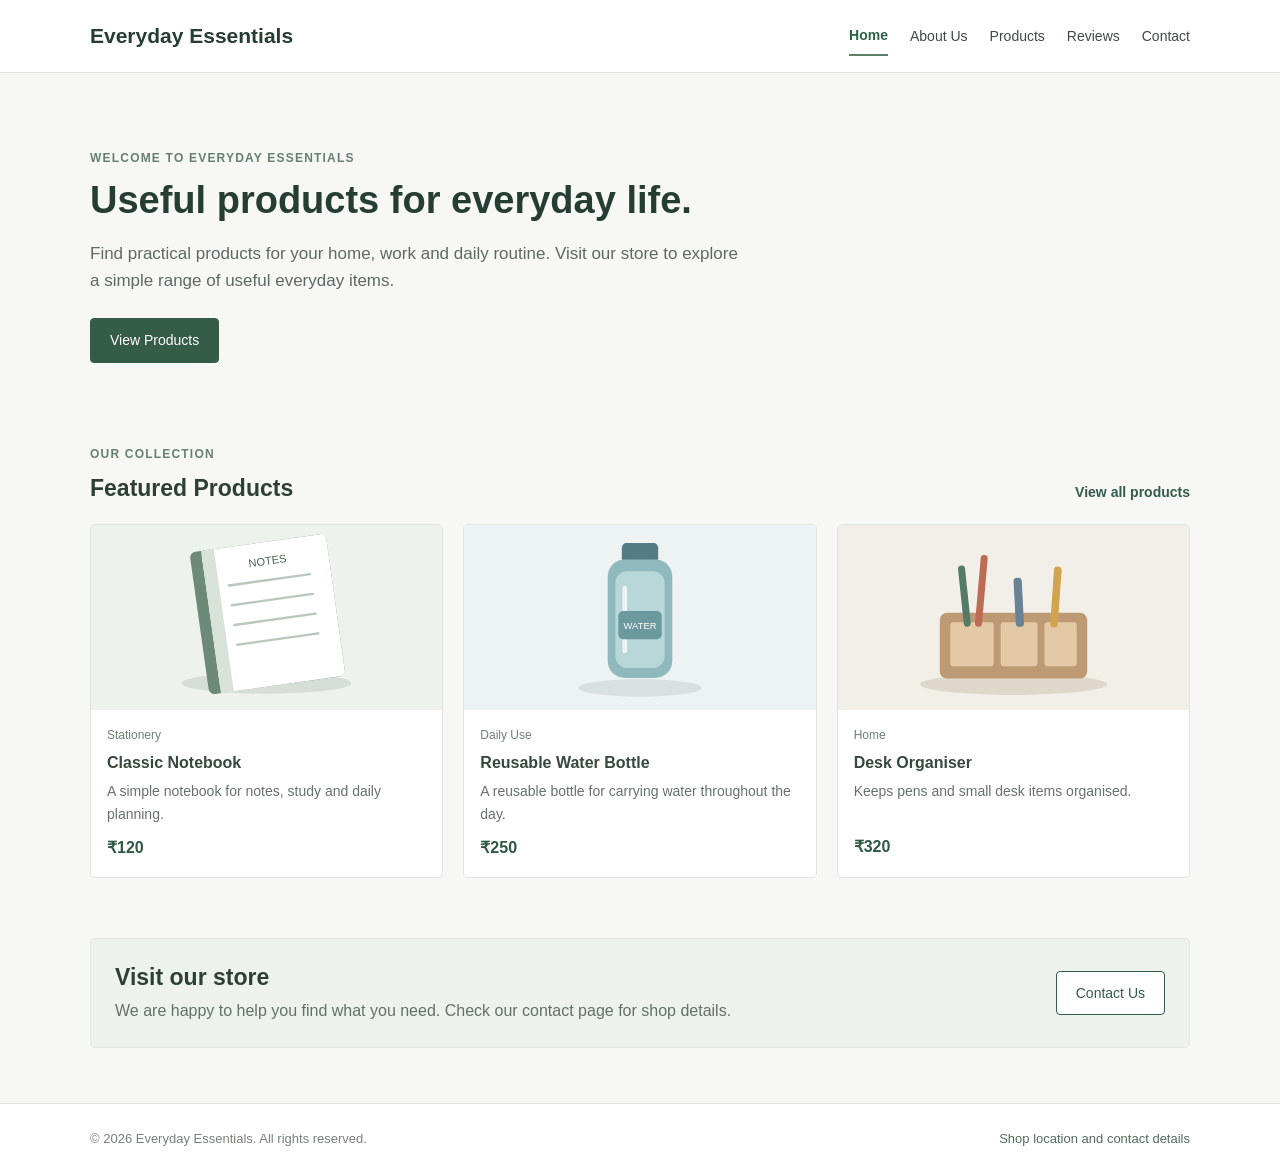
<file: index.html>
<!DOCTYPE html>
<html lang="en">
<head>
    <meta charset="UTF-8">
    <meta name="viewport" content="width=device-width, initial-scale=1.0">
    <title>Home | Everyday Essentials</title>
    <link rel="stylesheet" href="css/style.css">
    <script src="js/script.js" defer></script>
</head>
<body data-page="home">
    <header class="site-header">
        <div class="header-inner">
            <a class="site-name" href="index.html">Everyday Essentials</a>
            <nav class="main-nav" aria-label="Main navigation">
                <a class="active" href="index.html">Home</a>
                <a href="about.html">About Us</a>
                <a href="products.html">Products</a>
                <a href="reviews.html">Reviews</a>
                <a href="contact.html">Contact</a>
            </nav>
        </div>
    </header>

    <main class="container">
        <section class="welcome-section">
            <p class="small-heading">WELCOME TO EVERYDAY ESSENTIALS</p>
            <h1>Useful products for everyday life.</h1>
            <p class="welcome-text">
                Find practical products for your home, work and daily routine.
                Visit our store to explore a simple range of useful everyday items.
            </p>
            <a class="button" href="products.html">View Products</a>
        </section>

        <section class="section-block">
            <div class="section-heading">
                <div>
                    <p class="small-heading">OUR COLLECTION</p>
                    <h2>Featured Products</h2>
                </div>
                <a class="text-link" href="products.html">View all products</a>
            </div>
            <div id="featuredProducts" class="product-grid">
                <p class="muted">Loading products...</p>
            </div>
        </section>

        <section class="simple-info">
            <div>
                <h2>Visit our store</h2>
                <p>We are happy to help you find what you need. Check our contact page for shop details.</p>
            </div>
            <a class="button button-secondary" href="contact.html">Contact Us</a>
        </section>
    </main>

    <footer class="site-footer">
        <div class="footer-inner">
            <p>&copy; 2026 Everyday Essentials. All rights reserved.</p>
            <p><a href="contact.html">Shop location and contact details</a></p>
        </div>
    </footer>
</body>
</html>
</file>
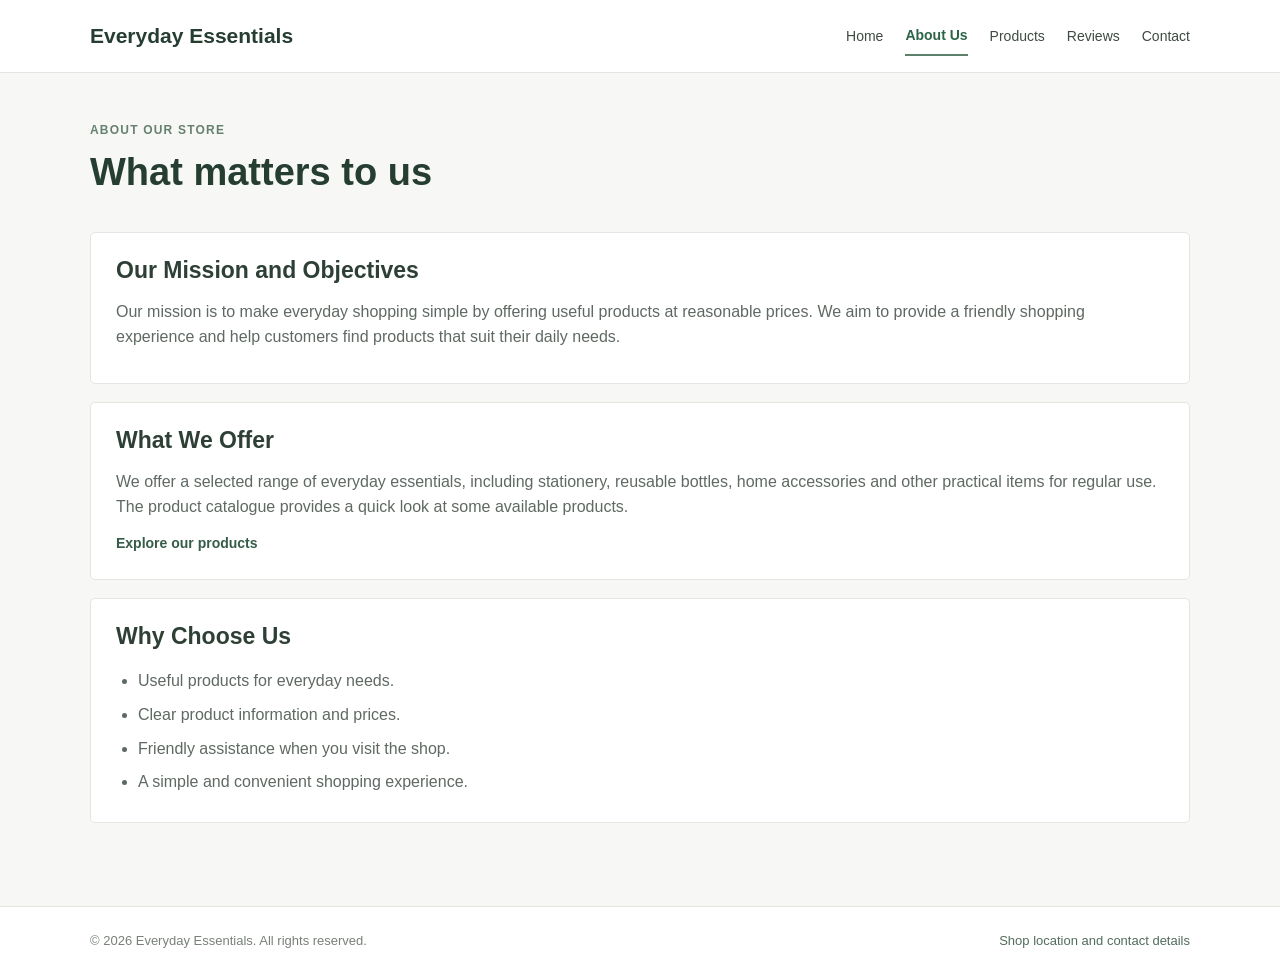
<file: about.html>
<!DOCTYPE html>
<html lang="en">
<head>
    <meta charset="UTF-8">
    <meta name="viewport" content="width=device-width, initial-scale=1.0">
    <title>About Us | Everyday Essentials</title>
    <link rel="stylesheet" href="css/style.css">
    <script src="js/script.js" defer></script>
</head>
<body data-page="about">
    <header class="site-header">
        <div class="header-inner">
            <a class="site-name" href="index.html">Everyday Essentials</a>
            <nav class="main-nav" aria-label="Main navigation">
                <a href="index.html">Home</a>
                <a class="active" href="about.html">About Us</a>
                <a href="products.html">Products</a>
                <a href="reviews.html">Reviews</a>
                <a href="contact.html">Contact</a>
            </nav>
        </div>
    </header>

    <main class="container page-content">
        <section class="page-intro">
            <p class="small-heading">ABOUT OUR STORE</p>
            <h1>What matters to us</h1>
        </section>

        <section class="about-section">
            <h2>Our Mission and Objectives</h2>
            <p>
                Our mission is to make everyday shopping simple by offering useful products
                at reasonable prices. We aim to provide a friendly shopping experience and
                help customers find products that suit their daily needs.
            </p>
        </section>

        <section class="about-section">
            <h2>What We Offer</h2>
            <p>
                We offer a selected range of everyday essentials, including stationery,
                reusable bottles, home accessories and other practical items for regular use.
                The product catalogue provides a quick look at some available products.
            </p>
            <a class="text-link" href="products.html">Explore our products</a>
        </section>

        <section class="about-section">
            <h2>Why Choose Us</h2>
            <ul class="plain-list">
                <li>Useful products for everyday needs.</li>
                <li>Clear product information and prices.</li>
                <li>Friendly assistance when you visit the shop.</li>
                <li>A simple and convenient shopping experience.</li>
            </ul>
        </section>
    </main>

    <footer class="site-footer">
        <div class="footer-inner">
            <p>&copy; 2026 Everyday Essentials. All rights reserved.</p>
            <p><a href="contact.html">Shop location and contact details</a></p>
        </div>
    </footer>
</body>
</html>
</file>
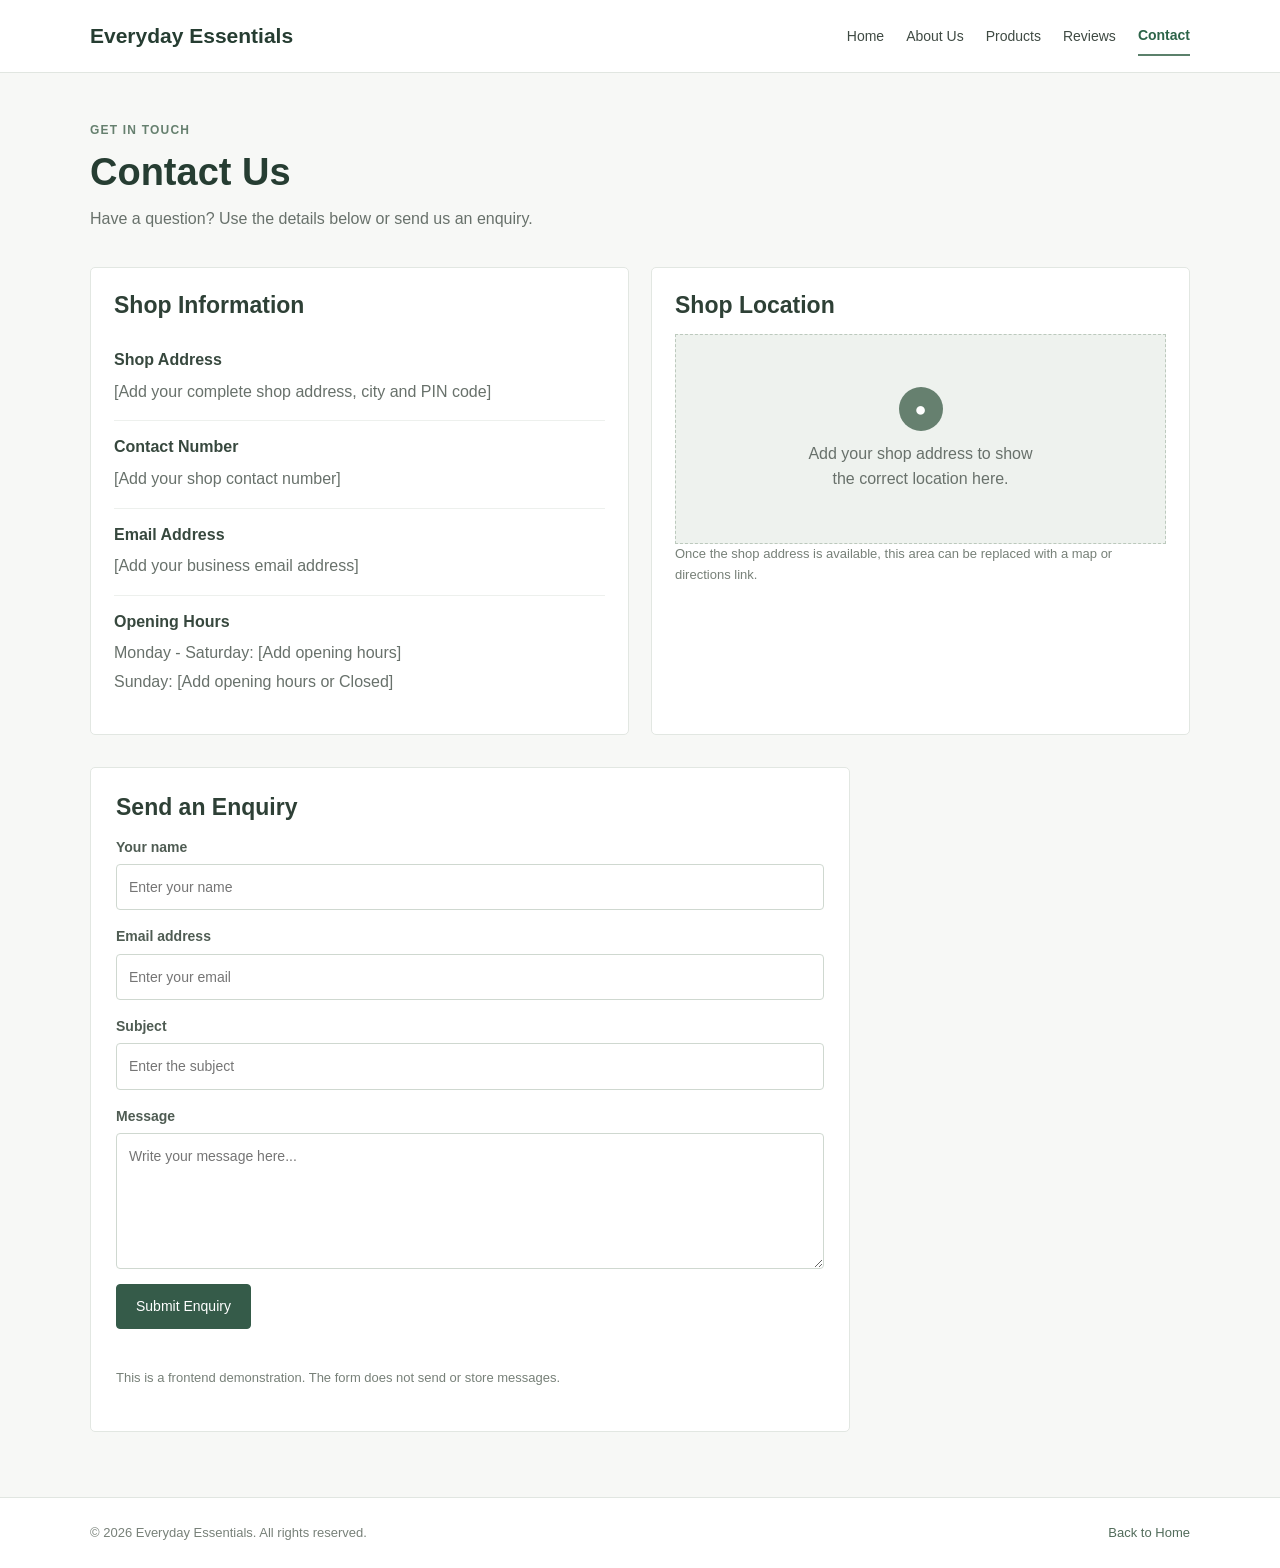
<file: contact.html>
<!DOCTYPE html>
<html lang="en">
<head>
    <meta charset="UTF-8">
    <meta name="viewport" content="width=device-width, initial-scale=1.0">
    <title>Contact | Everyday Essentials</title>
    <link rel="stylesheet" href="css/style.css">
    <script src="js/script.js" defer></script>
</head>
<body data-page="contact">
    <header class="site-header">
        <div class="header-inner">
            <a class="site-name" href="index.html">Everyday Essentials</a>
            <nav class="main-nav" aria-label="Main navigation">
                <a href="index.html">Home</a>
                <a href="about.html">About Us</a>
                <a href="products.html">Products</a>
                <a href="reviews.html">Reviews</a>
                <a class="active" href="contact.html">Contact</a>
            </nav>
        </div>
    </header>

    <main class="container page-content">
        <section class="page-intro">
            <p class="small-heading">GET IN TOUCH</p>
            <h1>Contact Us</h1>
            <p>Have a question? Use the details below or send us an enquiry.</p>
        </section>

        <section class="contact-layout">
            <div class="contact-details">
                <h2>Shop Information</h2>
                <div class="detail-item">
                    <h3>Shop Address</h3>
                    <p>[Add your complete shop address, city and PIN code]</p>
                </div>
                <div class="detail-item">
                    <h3>Contact Number</h3>
                    <p>[Add your shop contact number]</p>
                </div>
                <div class="detail-item">
                    <h3>Email Address</h3>
                    <p>[Add your business email address]</p>
                </div>
                <div class="detail-item">
                    <h3>Opening Hours</h3>
                    <p>Monday - Saturday: [Add opening hours]</p>
                    <p>Sunday: [Add opening hours or Closed]</p>
                </div>
            </div>

            <div class="contact-map-placeholder">
                <h2>Shop Location</h2>
                <div class="map-box">
                    <div class="map-pin" aria-hidden="true">●</div>
                    <p>Add your shop address to show the correct location here.</p>
                </div>
                <p class="muted">Once the shop address is available, this area can be replaced with a map or directions link.</p>
            </div>
        </section>

        <section class="form-section">
            <h2>Send an Enquiry</h2>
            <form id="contactForm" class="simple-form">
                <div class="form-row">
                    <label for="contactName">Your name</label>
                    <input type="text" id="contactName" name="contactName" placeholder="Enter your name" required maxlength="60">
                </div>
                <div class="form-row">
                    <label for="contactEmail">Email address</label>
                    <input type="email" id="contactEmail" name="contactEmail" placeholder="Enter your email" required maxlength="100">
                </div>
                <div class="form-row">
                    <label for="contactSubject">Subject</label>
                    <input type="text" id="contactSubject" name="contactSubject" placeholder="Enter the subject" required maxlength="100">
                </div>
                <div class="form-row">
                    <label for="contactMessageText">Message</label>
                    <textarea id="contactMessageText" name="contactMessageText" rows="5" placeholder="Write your message here..." required maxlength="1000"></textarea>
                </div>
                <button class="button" type="submit">Submit Enquiry</button>
                <p id="contactMessage" class="form-message" aria-live="polite"></p>
            </form>
            <p class="sample-note">This is a frontend demonstration. The form does not send or store messages.</p>
        </section>
    </main>

    <footer class="site-footer">
        <div class="footer-inner">
            <p>&copy; 2026 Everyday Essentials. All rights reserved.</p>
            <p><a href="index.html">Back to Home</a></p>
        </div>
    </footer>
</body>
</html>
</file>
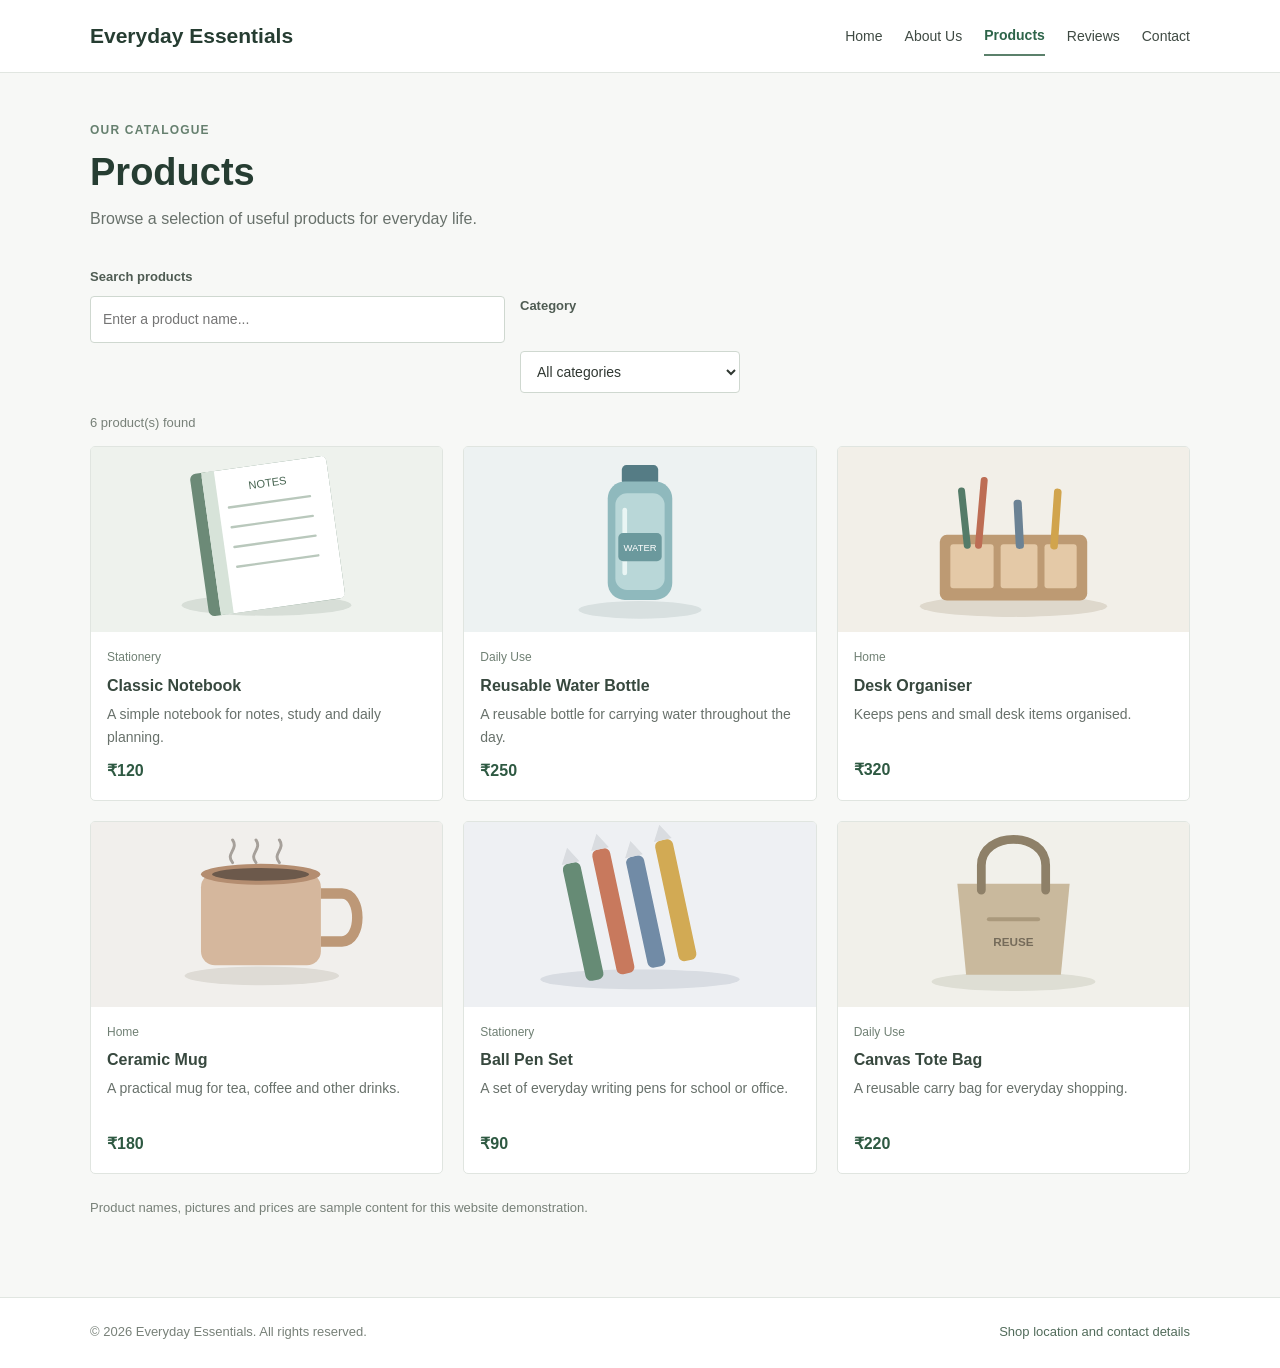
<file: products.html>
<!DOCTYPE html>
<html lang="en">
<head>
    <meta charset="UTF-8">
    <meta name="viewport" content="width=device-width, initial-scale=1.0">
    <title>Products | Everyday Essentials</title>
    <link rel="stylesheet" href="css/style.css">
    <script src="js/script.js" defer></script>
</head>
<body data-page="products">
    <header class="site-header">
        <div class="header-inner">
            <a class="site-name" href="index.html">Everyday Essentials</a>
            <nav class="main-nav" aria-label="Main navigation">
                <a href="index.html">Home</a>
                <a href="about.html">About Us</a>
                <a class="active" href="products.html">Products</a>
                <a href="reviews.html">Reviews</a>
                <a href="contact.html">Contact</a>
            </nav>
        </div>
    </header>

    <main class="container page-content">
        <section class="page-intro">
            <p class="small-heading">OUR CATALOGUE</p>
            <h1>Products</h1>
            <p>Browse a selection of useful products for everyday life.</p>
        </section>

        <section class="catalogue-tools" aria-label="Product search and filters">
            <label class="search-label" for="searchInput">Search products</label>
            <input id="searchInput" type="search" placeholder="Enter a product name...">
            <label class="search-label" for="categoryFilter">Category</label>
            <select id="categoryFilter">
                <option value="all">All categories</option>
                <option value="Stationery">Stationery</option>
                <option value="Daily Use">Daily Use</option>
                <option value="Home">Home</option>
            </select>
        </section>

        <p id="productCount" class="muted" aria-live="polite"></p>
        <section id="productGrid" class="product-grid" aria-label="Product catalogue">
            <p class="muted">Loading products...</p>
        </section>
        <p id="noProducts" class="empty-message" hidden>No products match your search.</p>
        <p class="sample-note">Product names, pictures and prices are sample content for this website demonstration.</p>
    </main>

    <footer class="site-footer">
        <div class="footer-inner">
            <p>&copy; 2026 Everyday Essentials. All rights reserved.</p>
            <p><a href="contact.html">Shop location and contact details</a></p>
        </div>
    </footer>
</body>
</html>
</file>
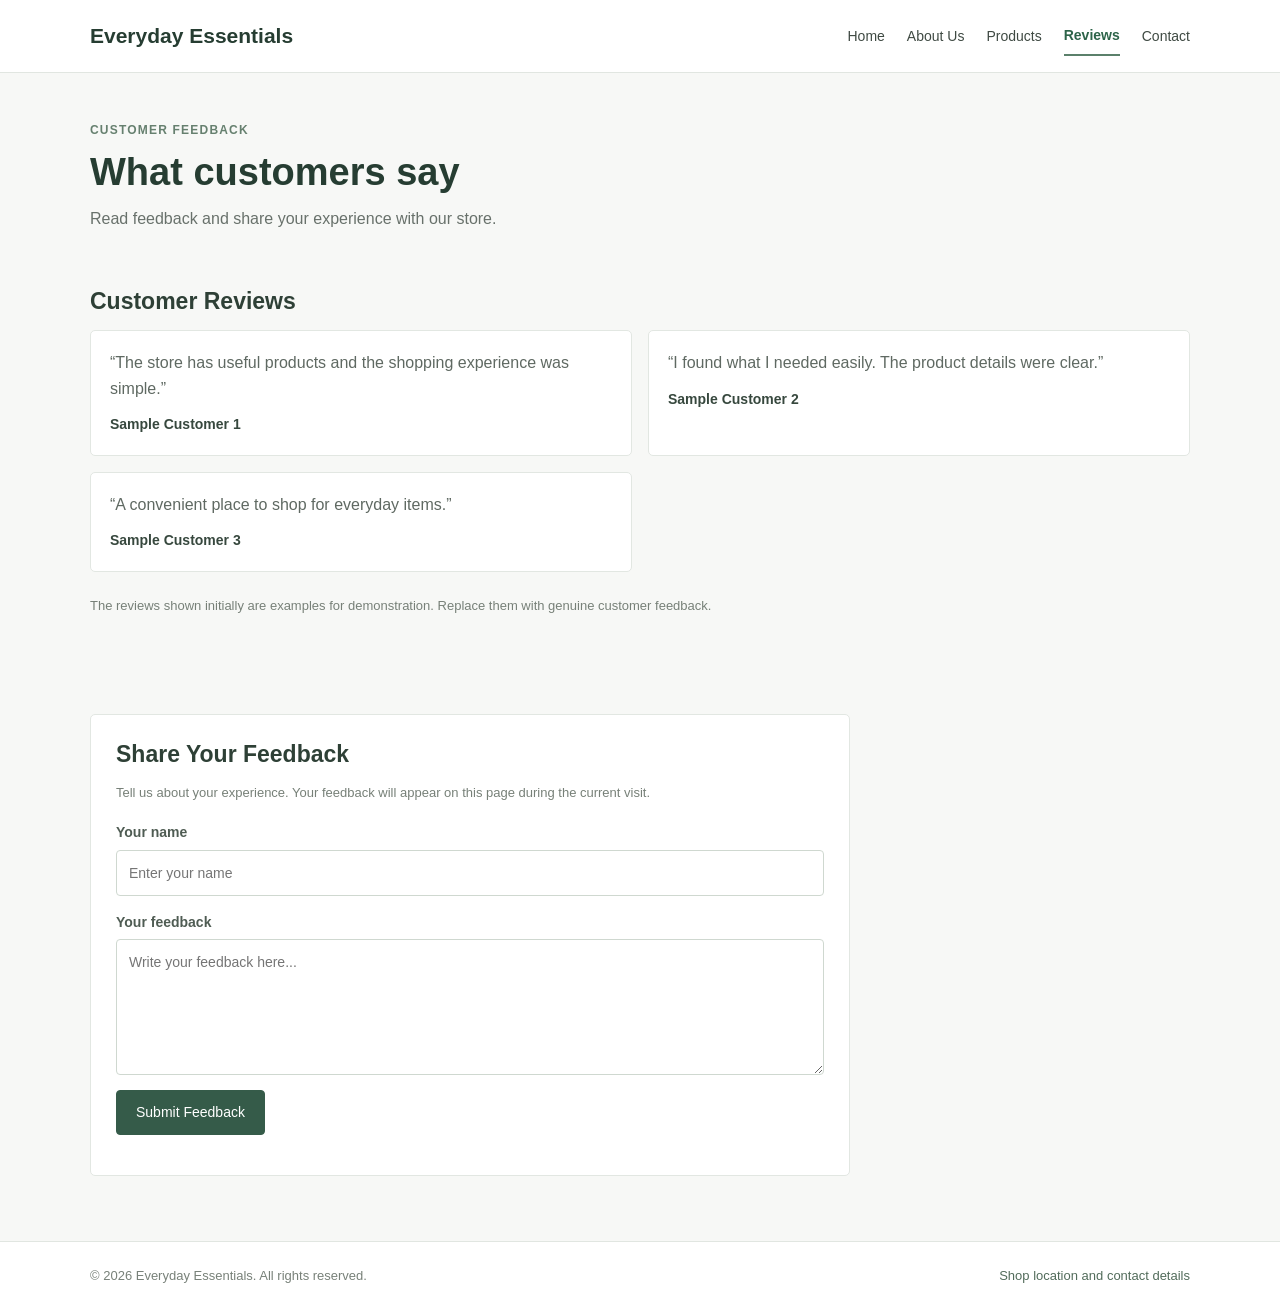
<file: reviews.html>
<!DOCTYPE html>
<html lang="en">
<head>
    <meta charset="UTF-8">
    <meta name="viewport" content="width=device-width, initial-scale=1.0">
    <title>Reviews | Everyday Essentials</title>
    <link rel="stylesheet" href="css/style.css">
    <script src="js/script.js" defer></script>
</head>
<body data-page="reviews">
    <header class="site-header">
        <div class="header-inner">
            <a class="site-name" href="index.html">Everyday Essentials</a>
            <nav class="main-nav" aria-label="Main navigation">
                <a href="index.html">Home</a>
                <a href="about.html">About Us</a>
                <a href="products.html">Products</a>
                <a class="active" href="reviews.html">Reviews</a>
                <a href="contact.html">Contact</a>
            </nav>
        </div>
    </header>

    <main class="container page-content">
        <section class="page-intro">
            <p class="small-heading">CUSTOMER FEEDBACK</p>
            <h1>What customers say</h1>
            <p>Read feedback and share your experience with our store.</p>
        </section>

        <section class="section-block">
            <h2>Customer Reviews</h2>
            <div id="reviewList" class="review-list">
                <p class="muted">Loading reviews...</p>
            </div>
            <p class="sample-note">The reviews shown initially are examples for demonstration. Replace them with genuine customer feedback.</p>
        </section>

        <section class="form-section">
            <h2>Share Your Feedback</h2>
            <p class="muted">Tell us about your experience. Your feedback will appear on this page during the current visit.</p>
            <form id="feedbackForm" class="simple-form">
                <div class="form-row">
                    <label for="customerName">Your name</label>
                    <input type="text" id="customerName" name="customerName" placeholder="Enter your name" required maxlength="60">
                </div>
                <div class="form-row">
                    <label for="customerFeedback">Your feedback</label>
                    <textarea id="customerFeedback" name="customerFeedback" rows="5" placeholder="Write your feedback here..." required maxlength="500"></textarea>
                </div>
                <button class="button" type="submit">Submit Feedback</button>
                <p id="feedbackMessage" class="form-message" aria-live="polite"></p>
            </form>
        </section>
    </main>

    <footer class="site-footer">
        <div class="footer-inner">
            <p>&copy; 2026 Everyday Essentials. All rights reserved.</p>
            <p><a href="contact.html">Shop location and contact details</a></p>
        </div>
    </footer>
</body>
</html>
</file>
<file: css/style.css>
/* Common styles for all five pages */
* {
    box-sizing: border-box;
}

body {
    margin: 0;
    background-color: #f7f8f6;
    color: #303832;
    font-family: Arial, Helvetica, sans-serif;
    font-size: 16px;
    line-height: 1.6;
}

a {
    color: #355b49;
    text-decoration: none;
}

a:hover {
    text-decoration: underline;
}

.site-header {
    background-color: #ffffff;
    border-bottom: 1px solid #e1e6e1;
}

.header-inner,
.footer-inner,
.container {
    width: 90%;
    max-width: 1100px;
    margin: 0 auto;
}

.header-inner {
    min-height: 72px;
    display: flex;
    align-items: center;
    justify-content: space-between;
    gap: 24px;
}

.site-name {
    color: #263d32;
    font-size: 21px;
    font-weight: bold;
    white-space: nowrap;
}

.site-name:hover {
    text-decoration: none;
}

.main-nav {
    display: flex;
    align-items: center;
    flex-wrap: wrap;
    gap: 22px;
}

.main-nav a {
    color: #3f4a43;
    font-size: 14px;
    padding: 8px 0;
}

.main-nav a.active {
    color: #2d6449;
    font-weight: bold;
    border-bottom: 2px solid #5b806b;
}

.container {
    min-height: calc(100vh - 150px);
}

.welcome-section {
    padding: 76px 0 62px;
    max-width: 760px;
}

.small-heading {
    color: #66806f;
    font-size: 12px;
    font-weight: bold;
    letter-spacing: 1.2px;
    margin: 0 0 10px;
}

h1,
h2,
h3,
p {
    margin-top: 0;
}

h1 {
    color: #263d32;
    font-size: 38px;
    line-height: 1.2;
    margin-bottom: 16px;
}

h2 {
    color: #2e4036;
    font-size: 23px;
    line-height: 1.3;
    margin-bottom: 13px;
}

h3 {
    color: #37483e;
    font-size: 16px;
    margin-bottom: 6px;
}

.welcome-text {
    color: #5f6962;
    font-size: 17px;
    max-width: 660px;
    margin-bottom: 24px;
}

.button {
    display: inline-block;
    background-color: #355b49;
    color: #ffffff;
    border: 1px solid #355b49;
    border-radius: 4px;
    padding: 10px 19px;
    font: inherit;
    font-size: 14px;
    cursor: pointer;
}

.button:hover {
    background-color: #294638;
    text-decoration: none;
}

.button-secondary {
    background-color: #ffffff;
    color: #355b49;
}

.button-secondary:hover {
    background-color: #f1f5f1;
    color: #294638;
}

.section-block {
    padding: 20px 0 52px;
}

.section-heading {
    display: flex;
    align-items: end;
    justify-content: space-between;
    gap: 20px;
    margin-bottom: 20px;
}

.section-heading h2 {
    margin-bottom: 0;
}

.text-link {
    color: #355b49;
    font-size: 14px;
    font-weight: bold;
}

.product-grid {
    display: grid;
    grid-template-columns: repeat(3, minmax(0, 1fr));
    gap: 20px;
}

.product-card {
    overflow: hidden;
    background-color: #ffffff;
    border: 1px solid #e0e5e0;
    border-radius: 5px;
}

.product-card img {
    display: block;
    width: 100%;
    height: 185px;
    object-fit: cover;
    background-color: #eef1ed;
}

.product-info {
    padding: 16px;
}

.product-category {
    color: #708074;
    font-size: 12px;
    margin-bottom: 5px;
}

.product-info h3 {
    margin-bottom: 5px;
}

.product-description {
    color: #68716b;
    font-size: 14px;
    min-height: 44px;
    margin-bottom: 10px;
}

.product-price {
    color: #2e5942;
    font-weight: bold;
    margin-bottom: 0;
}

.simple-info {
    display: flex;
    align-items: center;
    justify-content: space-between;
    gap: 20px;
    background-color: #edf2ed;
    border: 1px solid #e0e8e0;
    border-radius: 5px;
    padding: 24px;
    margin: 8px 0 55px;
}

.simple-info h2 {
    margin-bottom: 5px;
}

.simple-info p {
    color: #657067;
    margin-bottom: 0;
}

.page-content {
    padding-top: 48px;
    padding-bottom: 65px;
}

.page-intro {
    margin-bottom: 36px;
}

.page-intro h1 {
    margin-bottom: 10px;
}

.page-intro p:last-child {
    color: #68716b;
    max-width: 650px;
}

.about-section {
    background-color: #ffffff;
    border: 1px solid #e2e7e2;
    border-radius: 5px;
    padding: 23px 25px;
    margin-bottom: 18px;
}

.about-section p {
    color: #5f6962;
    margin-bottom: 10px;
}

.plain-list {
    margin: 0;
    padding-left: 22px;
    color: #5f6962;
}

.plain-list li {
    padding: 4px 0;
}

.catalogue-tools {
    display: grid;
    grid-template-columns: 1fr 220px;
    gap: 8px 15px;
    max-width: 650px;
    margin-bottom: 20px;
}

.search-label {
    grid-column: auto;
    color: #4f5c53;
    font-size: 13px;
    font-weight: bold;
}

input,
select,
textarea {
    width: 100%;
    border: 1px solid #cfd8d0;
    border-radius: 4px;
    background-color: #ffffff;
    color: #303832;
    padding: 11px 12px;
    font: inherit;
    font-size: 14px;
}

input:focus,
select:focus,
textarea:focus {
    outline: 2px solid #b7c9bb;
    border-color: #66806f;
}

#searchInput {
    grid-column: 1;
}

#categoryFilter {
    grid-column: 2;
}

.muted,
.sample-note {
    color: #778078;
    font-size: 13px;
}

.sample-note {
    margin-top: 24px;
}

.empty-message {
    padding: 20px;
    background-color: #ffffff;
    border: 1px solid #e2e7e2;
    border-radius: 5px;
    color: #68716b;
}

.review-list {
    display: grid;
    grid-template-columns: repeat(2, minmax(0, 1fr));
    gap: 16px;
}

.review-card {
    background-color: #ffffff;
    border: 1px solid #e2e7e2;
    border-radius: 5px;
    padding: 19px;
}

.review-card p {
    color: #5f6962;
    margin-bottom: 12px;
}

.review-card h3 {
    margin-bottom: 0;
    font-size: 14px;
}

.form-section {
    background-color: #ffffff;
    border: 1px solid #e2e7e2;
    border-radius: 5px;
    padding: 25px;
    margin-top: 32px;
    max-width: 760px;
}

.form-section > p {
    margin-bottom: 18px;
}

.simple-form {
    display: flex;
    flex-direction: column;
    gap: 15px;
}

.form-row {
    display: flex;
    flex-direction: column;
    gap: 6px;
}

.form-row label {
    color: #4f5c53;
    font-size: 14px;
    font-weight: bold;
}

.simple-form .button {
    align-self: flex-start;
}

.form-message {
    color: #355b49;
    font-size: 14px;
    margin: 0;
}

.contact-layout {
    display: grid;
    grid-template-columns: 1fr 1fr;
    gap: 22px;
}

.contact-details,
.contact-map-placeholder {
    background-color: #ffffff;
    border: 1px solid #e2e7e2;
    border-radius: 5px;
    padding: 23px;
}

.detail-item {
    padding: 13px 0;
    border-bottom: 1px solid #edf0ed;
}

.detail-item:last-child {
    border-bottom: 0;
}

.detail-item p {
    color: #68716b;
    margin-bottom: 3px;
    overflow-wrap: anywhere;
}

.map-box {
    min-height: 210px;
    display: flex;
    flex-direction: column;
    align-items: center;
    justify-content: center;
    gap: 10px;
    padding: 25px;
    background-color: #eef2ee;
    border: 1px dashed #bcc9bd;
    text-align: center;
}

.map-box p {
    max-width: 250px;
    color: #68716b;
    margin-bottom: 0;
}

.map-pin {
    display: flex;
    width: 44px;
    height: 44px;
    align-items: center;
    justify-content: center;
    color: #ffffff;
    background-color: #66806f;
    border-radius: 50%;
    font-size: 20px;
}

.site-footer {
    background-color: #ffffff;
    border-top: 1px solid #e1e6e1;
    color: #788179;
    font-size: 13px;
}

.footer-inner {
    min-height: 70px;
    display: flex;
    align-items: center;
    justify-content: space-between;
    gap: 20px;
}

.footer-inner p {
    margin: 0;
}

.footer-inner a {
    color: #526c5b;
}

@media (max-width: 760px) {
    .header-inner {
        align-items: flex-start;
        flex-direction: column;
        padding: 17px 0;
        gap: 10px;
    }

    .main-nav {
        gap: 10px 17px;
    }

    .product-grid {
        grid-template-columns: repeat(2, minmax(0, 1fr));
    }

    .contact-layout {
        grid-template-columns: 1fr;
    }
}

@media (max-width: 520px) {
    h1 {
        font-size: 31px;
    }

    .welcome-section {
        padding: 54px 0 43px;
    }

    .product-grid,
    .review-list {
        grid-template-columns: 1fr;
    }

    .catalogue-tools {
        grid-template-columns: 1fr;
    }

    #searchInput,
    #categoryFilter {
        grid-column: 1;
    }

    .simple-info,
    .section-heading,
    .footer-inner {
        align-items: flex-start;
        flex-direction: column;
    }

    .form-section,
    .about-section,
    .contact-details,
    .contact-map-placeholder {
        padding: 19px;
    }
}
</file>
